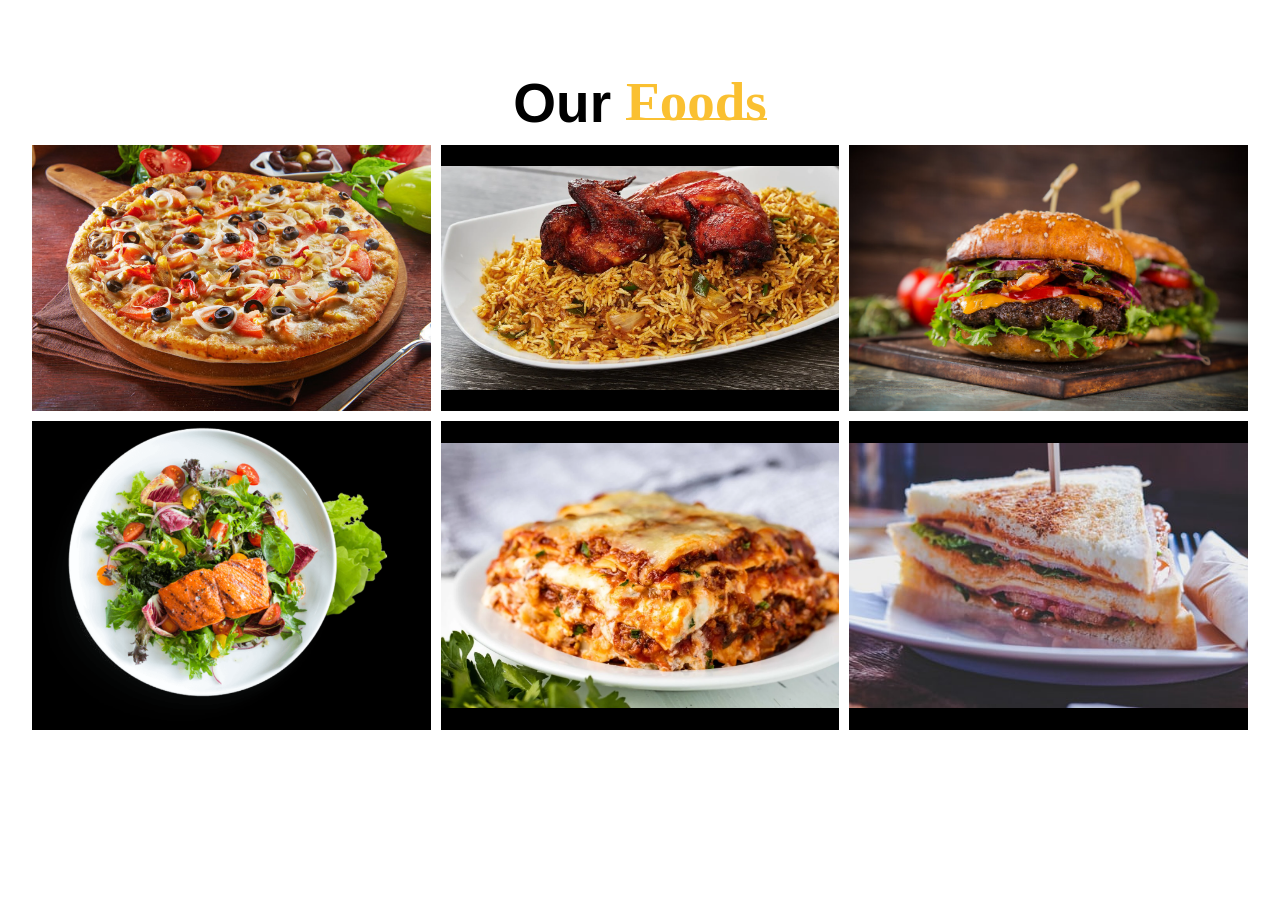
<file: index.html>
<!DOCTYPE html>
<html lang="en">
<head>
    <meta charset="UTF-8">
    <meta http-equiv="X-UA-Compatible" content="IE=edge">
    <meta name="viewport" content="width=device-width, initial-scale=1.0">
    <title>Food</title>
    <link rel="stylesheet" href="style.css">
    <link rel="stylesheet" href="https://cdnjs.cloudflare.com/ajax/libs/font-awesome/6.1.1/css/all.min.css" integrity="sha512-KfkfwYDsLkIlwQp6LFnl8zNdLGxu9YAA1QvwINks4PhcElQSvqcyVLLD9aMhXd13uQjoXtEKNosOWaZqXgel0g==" crossorigin="anonymous" referrerpolicy="no-referrer" />
</head>
<body>
    <!--Gallary-->

    <div class="gallary" id="Gallary">
        <h1>Our<span>Foods</span></h1>

        <div class="gallary_image_box">

            <div class="gallary_image">
                <img src="gallary_5.jpg">

                <h3>Food</h3>
                <p>
                    Lorem ipsum dolor sit amet consectetur, adipisicing elit. Commodi sint eveniet laboriosam 
                </p>
            </div>

            <div class="gallary_image">
                <img src="biryani.webp">

                <h3>Food</h3>
                <p>
                    Lorem ipsum dolor sit amet consectetur, adipisicing elit. Commodi sint eveniet laboriosam 
                </p>
            </div>

            <div class="gallary_image">
                <img src="buger.jpg">

                <h3>Food</h3>
                <p>
                    Lorem ipsum dolor sit amet consectetur, adipisicing elit. Commodi sint eveniet laboriosam 
                </p>
            </div>
          

            <div class="gallary_image">
                <img src="Food-Plate.png">

                <h3>Food</h3>
                <p>
                    Lorem ipsum dolor sit amet consectetur, adipisicing elit. Commodi sint eveniet laboriosam 
                </p>
            </div>

            <div class="gallary_image">
                <img src="lasagna.webp">

                <h3>Food</h3>
                <p>
                    Lorem ipsum dolor sit amet consectetur, adipisicing elit. Commodi sint eveniet laboriosam 
                </p>
            </div>
            <div class="gallary_image">
                <img src="gallary_1.jpg">

                <h3>Food</h3>
                <p>
                    Lorem ipsum dolor sit amet consectetur, adipisicing elit. Commodi sint eveniet laboriosam 
                </p>
            </div>

        </div>

    </div>
</body>
</html>
</file>
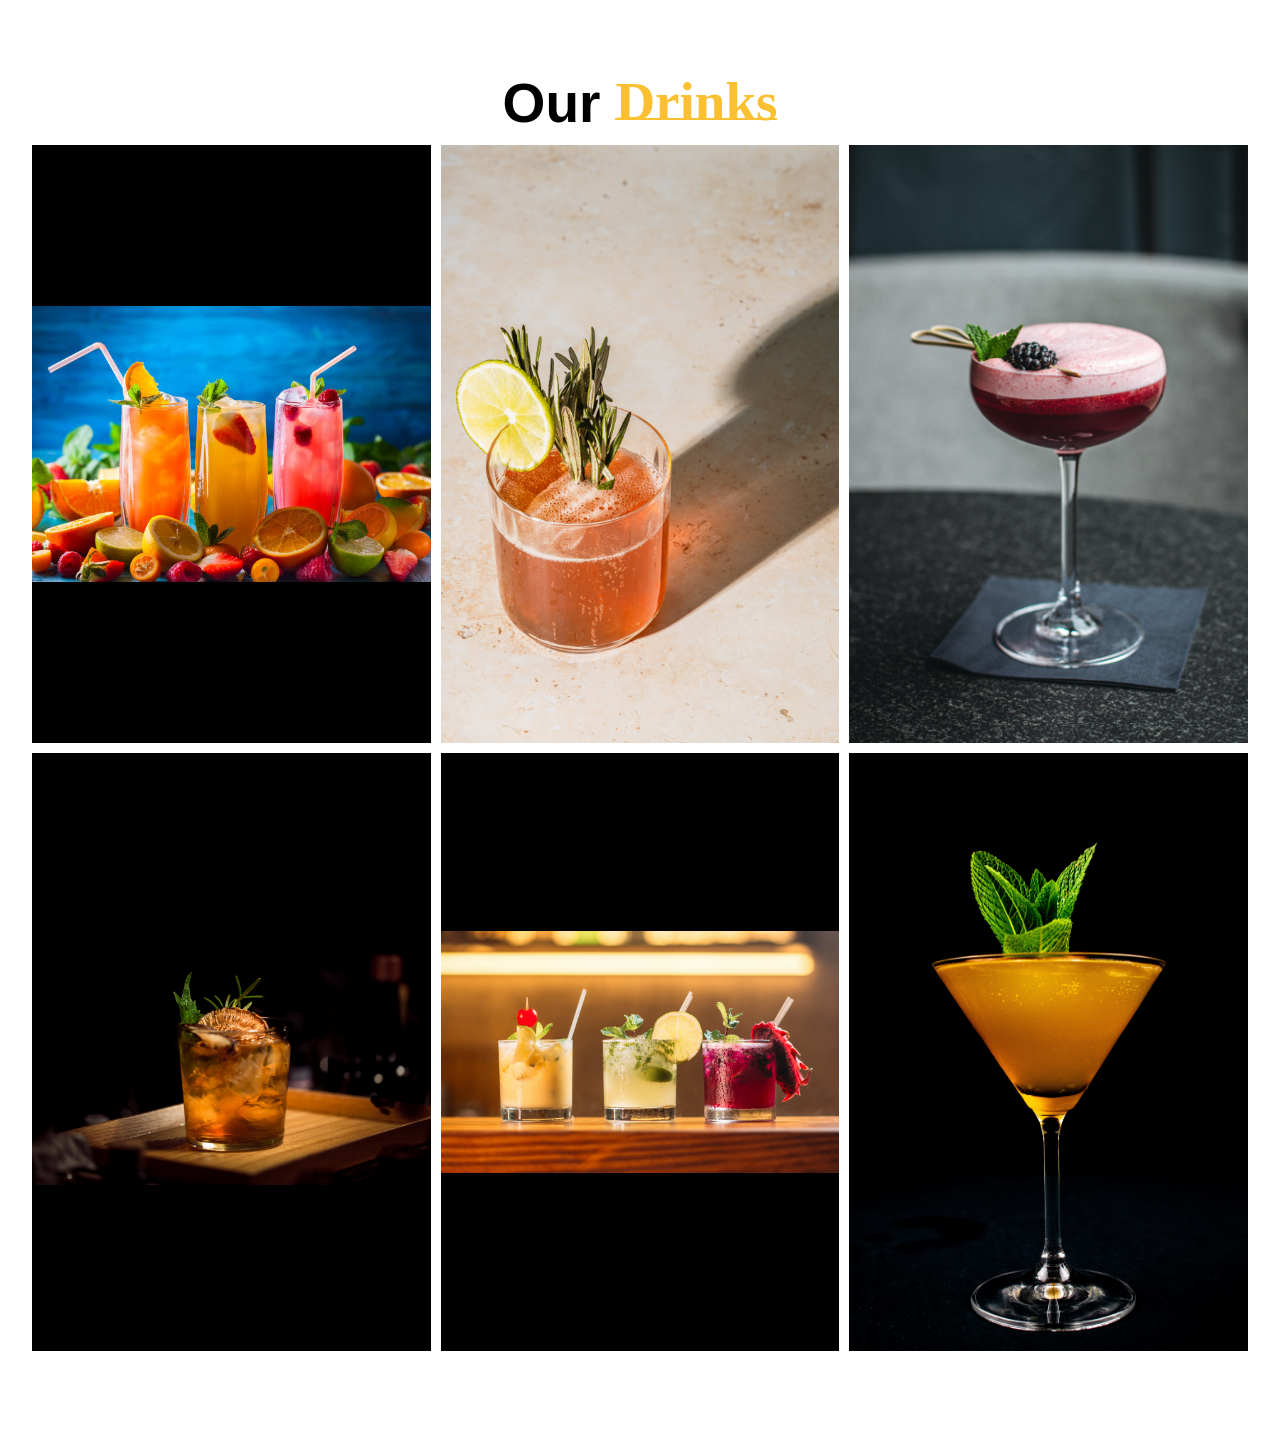
<file: drink.html>
<!DOCTYPE html>
<html lang="en">
<head>
    <meta charset="UTF-8">
    <meta http-equiv="X-UA-Compatible" content="IE=edge">
    <meta name="viewport" content="width=device-width, initial-scale=1.0">
    <title>Drink</title>
    <link rel="stylesheet" href="style.css">
    <link rel="stylesheet" href="https://cdnjs.cloudflare.com/ajax/libs/font-awesome/6.1.1/css/all.min.css" integrity="sha512-KfkfwYDsLkIlwQp6LFnl8zNdLGxu9YAA1QvwINks4PhcElQSvqcyVLLD9aMhXd13uQjoXtEKNosOWaZqXgel0g==" crossorigin="anonymous" referrerpolicy="no-referrer" />
</head>
<body>
    <!--Gallary-->

    <div class="gallary" id="Gallary">
        <h1>Our<span>Drinks</span></h1>

        <div class="gallary_image_box">
            <div class="gallary_image">
                <img src="juse.jpg">

                <h3>Drink</h3>
                <p>
                    Lorem ipsum dolor sit amet consectetur, adipisicing elit. Commodi sint eveniet laboriosam 
                </p>
            </div>

            <div class="gallary_image">
              <img src="drink_1.jpg">

              <h3>Drink</h3>
              <p>
                  Lorem ipsum dolor sit amet consectetur, adipisicing elit. Commodi sint eveniet laboriosam 
              </p>
          </div>

          <div class="gallary_image">
            <img src="drink_2.jpg">

            <h3>Drink</h3>
            <p>
                Lorem ipsum dolor sit amet consectetur, adipisicing elit. Commodi sint eveniet laboriosam 
            </p>
        </div>

        <div class="gallary_image">
          <img src="drink_3.jpg">

          <h3>Drink</h3>
          <p>
              Lorem ipsum dolor sit amet consectetur, adipisicing elit. Commodi sint eveniet laboriosam 
          </p>
      </div>

      <div class="gallary_image">
        <img src="drink_4.jpg">

        <h3>Drink</h3>
        <p>
            Lorem ipsum dolor sit amet consectetur, adipisicing elit. Commodi sint eveniet laboriosam 
        </p>
    </div>
    <div class="gallary_image">
      <img src="drink_5.jpg">

      <h3>Drink</h3>
      <p>
          Lorem ipsum dolor sit amet consectetur, adipisicing elit. Commodi sint eveniet laboriosam 
      </p>
  </div>

        </div>

    </div> 
</body>
</html>
</file>
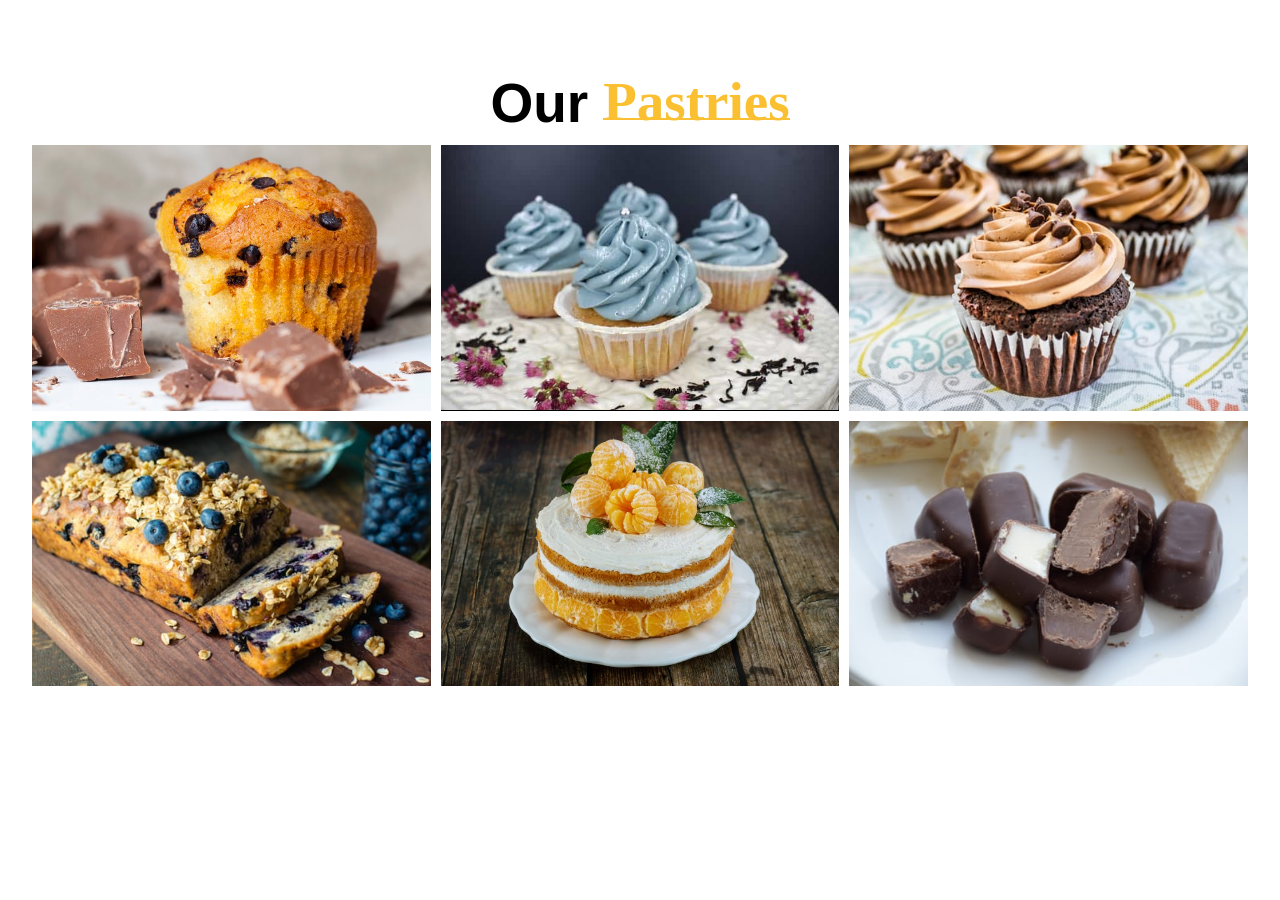
<file: pastry.html>
<!DOCTYPE html>
<html lang="en">
<head>
    <meta charset="UTF-8">
    <meta http-equiv="X-UA-Compatible" content="IE=edge">
    <meta name="viewport" content="width=device-width, initial-scale=1.0">
    <title>Pastry</title>
    <link rel="stylesheet" href="style.css">
    <link rel="stylesheet" href="https://cdnjs.cloudflare.com/ajax/libs/font-awesome/6.1.1/css/all.min.css" integrity="sha512-KfkfwYDsLkIlwQp6LFnl8zNdLGxu9YAA1QvwINks4PhcElQSvqcyVLLD9aMhXd13uQjoXtEKNosOWaZqXgel0g==" crossorigin="anonymous" referrerpolicy="no-referrer" />
</head>
<body>
    <!--Gallary-->

    <div class="gallary" id="Gallary">
        <h1>Our<span>Pastries</span></h1>

        <div class="gallary_image_box">
            <div class="gallary_image">
                <img src="Spanchi.jpg">

                <h3>Pastry</h3>
                <p>
                    Lorem ipsum dolor sit amet consectetur, adipisicing elit. Commodi sint eveniet laboriosam 
                </p>
            </div>

            <div class="gallary_image">
                <img src="gallary_2.jpg">

                <h3>Pastry</h3>
                <p>
                    Lorem ipsum dolor sit amet consectetur, adipisicing elit. Commodi sint eveniet laboriosam 
                </p>
            </div>

            <div class="gallary_image">
                <img src="gallary_3.jpg">

                <h3>Pastry</h3>
                <p>
                    Lorem ipsum dolor sit amet consectetur, adipisicing elit. Commodi sint eveniet laboriosam 
                </p>
            </div>

            <div class="gallary_image">
                <img src="gallary_4.jpg">

                <h3>Pastry</h3>
                <p>
                    Lorem ipsum dolor sit amet consectetur, adipisicing elit. Commodi sint eveniet laboriosam 
                </p>
            </div>

            <div class="gallary_image">
                <img src="cake.jpg">

                <h3>Pastry</h3>
                <p>
                    Lorem ipsum dolor sit amet consectetur, adipisicing elit. Commodi sint eveniet laboriosam 
                </p>
            </div>

            <div class="gallary_image">
                <img src="chocolate.jpg">

                <h3>Pastry</h3>
                <p>
                    Lorem ipsum dolor sit amet consectetur, adipisicing elit. Commodi sint eveniet laboriosam 
                </p>
            </div>
    </div>
</body>
</html>
</file>
<file: style.css>
*{
    margin: 0;
    padding: 0;
    box-sizing: border-box;
    font-family: sans-serif;
}

html{
    scroll-behavior: smooth;
}

/*Gallary*/

.gallary{
    width: 100%;
    padding: 70px 0;
}

.gallary h1{
    font-size: 55px;
    display: flex;
    align-items: center;
    justify-content: center;
}

.gallary h1 span{
    margin-left: 15px;
    color: #fac031;
    font-family: mv boli;
}

.gallary h1 span::after{
    content: '';
    width: 100%;
    height: 2px;
    background: #fac031;
    display: block;
    position: relative;
    bottom: 15px;
}

.gallary .gallary_image_box{
    width: 95%;
    margin: 10px auto;
    display: grid;
    grid-template-columns: 1fr 1fr 1fr;
    grid-gap: 10px;
}

.gallary .gallary_image_box .gallary_image{
    display: flex;
    align-items: center;
    justify-content: center;
    background: black;
}

.gallary .gallary_image_box .gallary_image img{
    width: 100%;
    transition: .3s;
}

.gallary .gallary_image_box .gallary_image:hover img{
    opacity: 0.4;
}

.gallary .gallary_image_box .gallary_image h3{
    position: absolute;
    font-size: 35px;
    margin-bottom: 130px;
    color: #fac031;
    font-family: polo;
    z-index: 5;
    opacity: 0;
    transition: 0.3s;
}

.gallary .gallary_image_box .gallary_image:hover h3{
    opacity: 1;
}

.gallary .gallary_image_box .gallary_image p{
    position: absolute;
    width: 400px;
    margin-top: 30px;
    text-align: center;
    color: white;
    line-height: 22px;
    opacity: 0;
    z-index: 5;
    transition: 0.3s;
}

.gallary .gallary_image_box .gallary_image:hover p{
    opacity: 1;
}

.gallary .gallary_image_box .gallary_image .gallary_btn{
    position: absolute;
    margin-top: 180px;
    color: #000;
    background: #fac031;
    padding: 7px 25px;
    text-decoration: none;
    opacity: 0;
    transform: translateY(45px);
    z-index: 5;
    transition: 0.3s;
}

.gallary .gallary_image_box .gallary_image:hover .gallary_btn{
    opacity: 1;
    transform: translateY(0);
}
</file>
